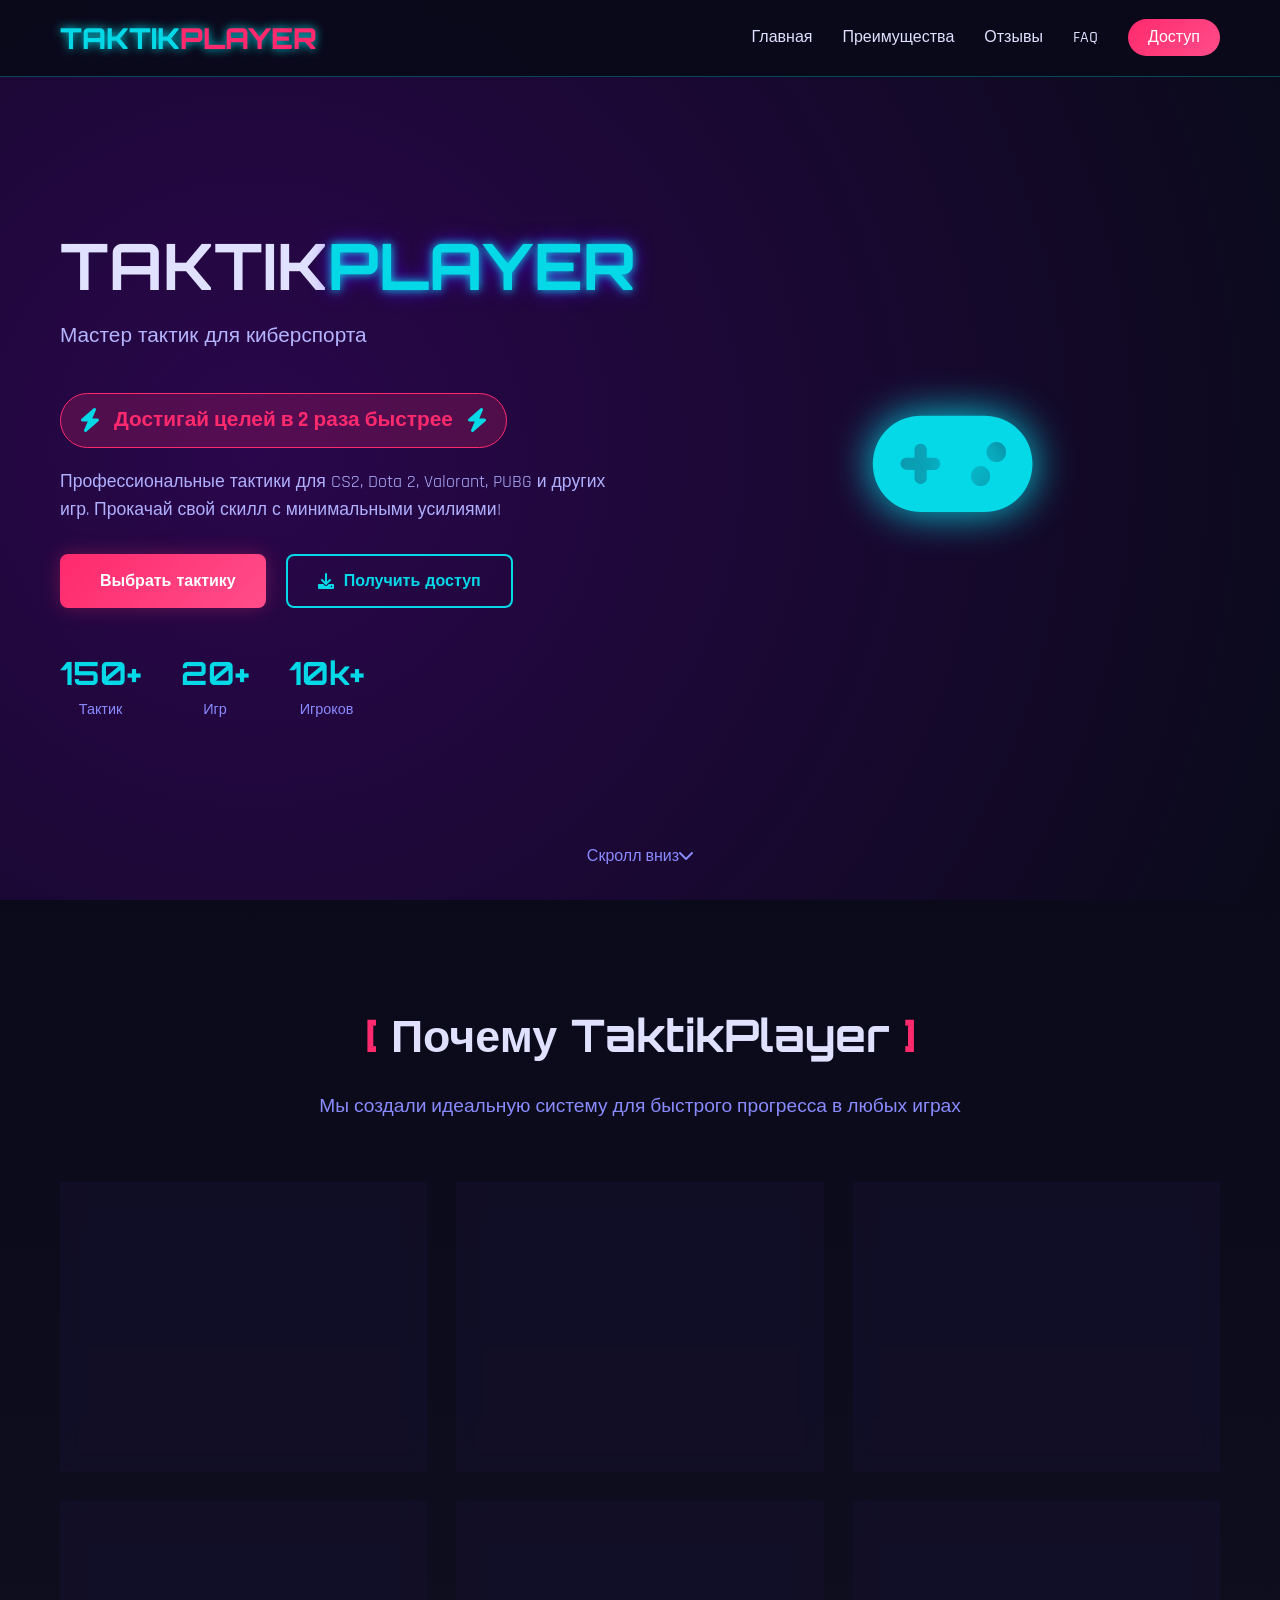
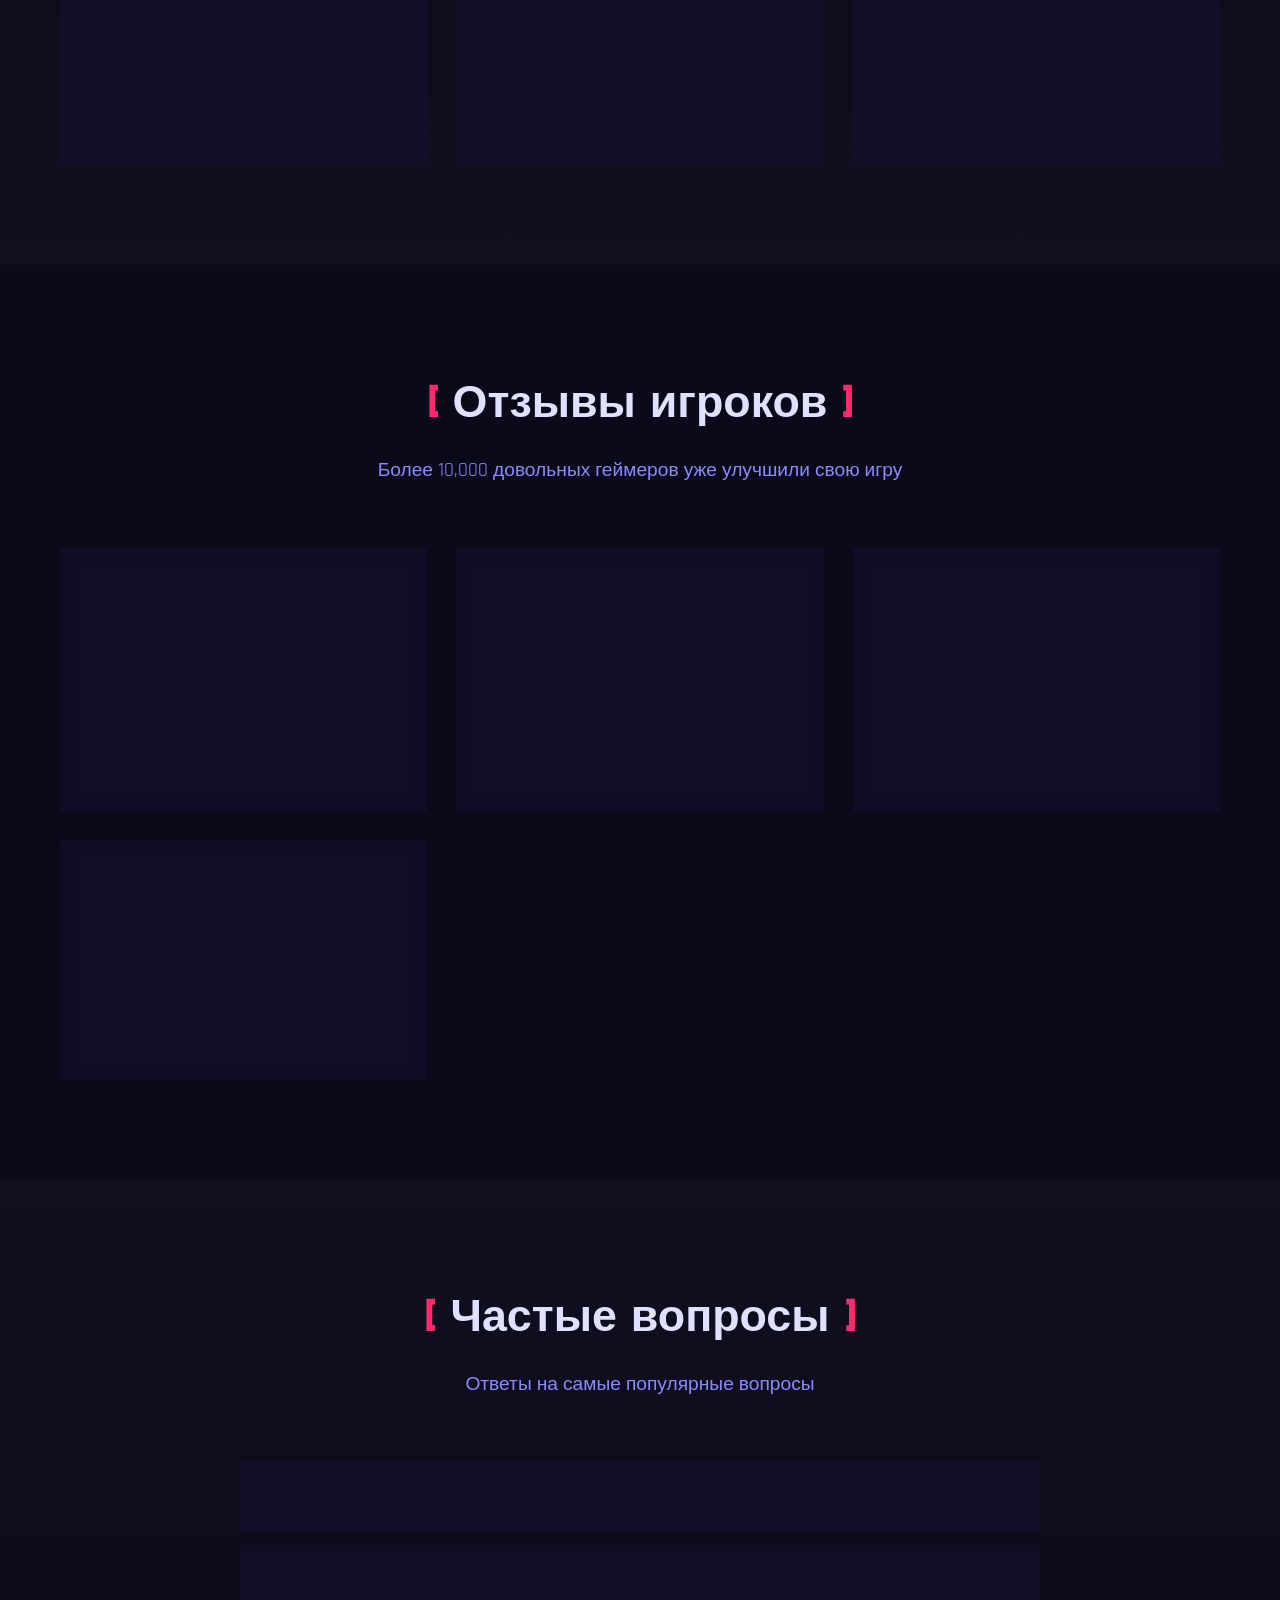
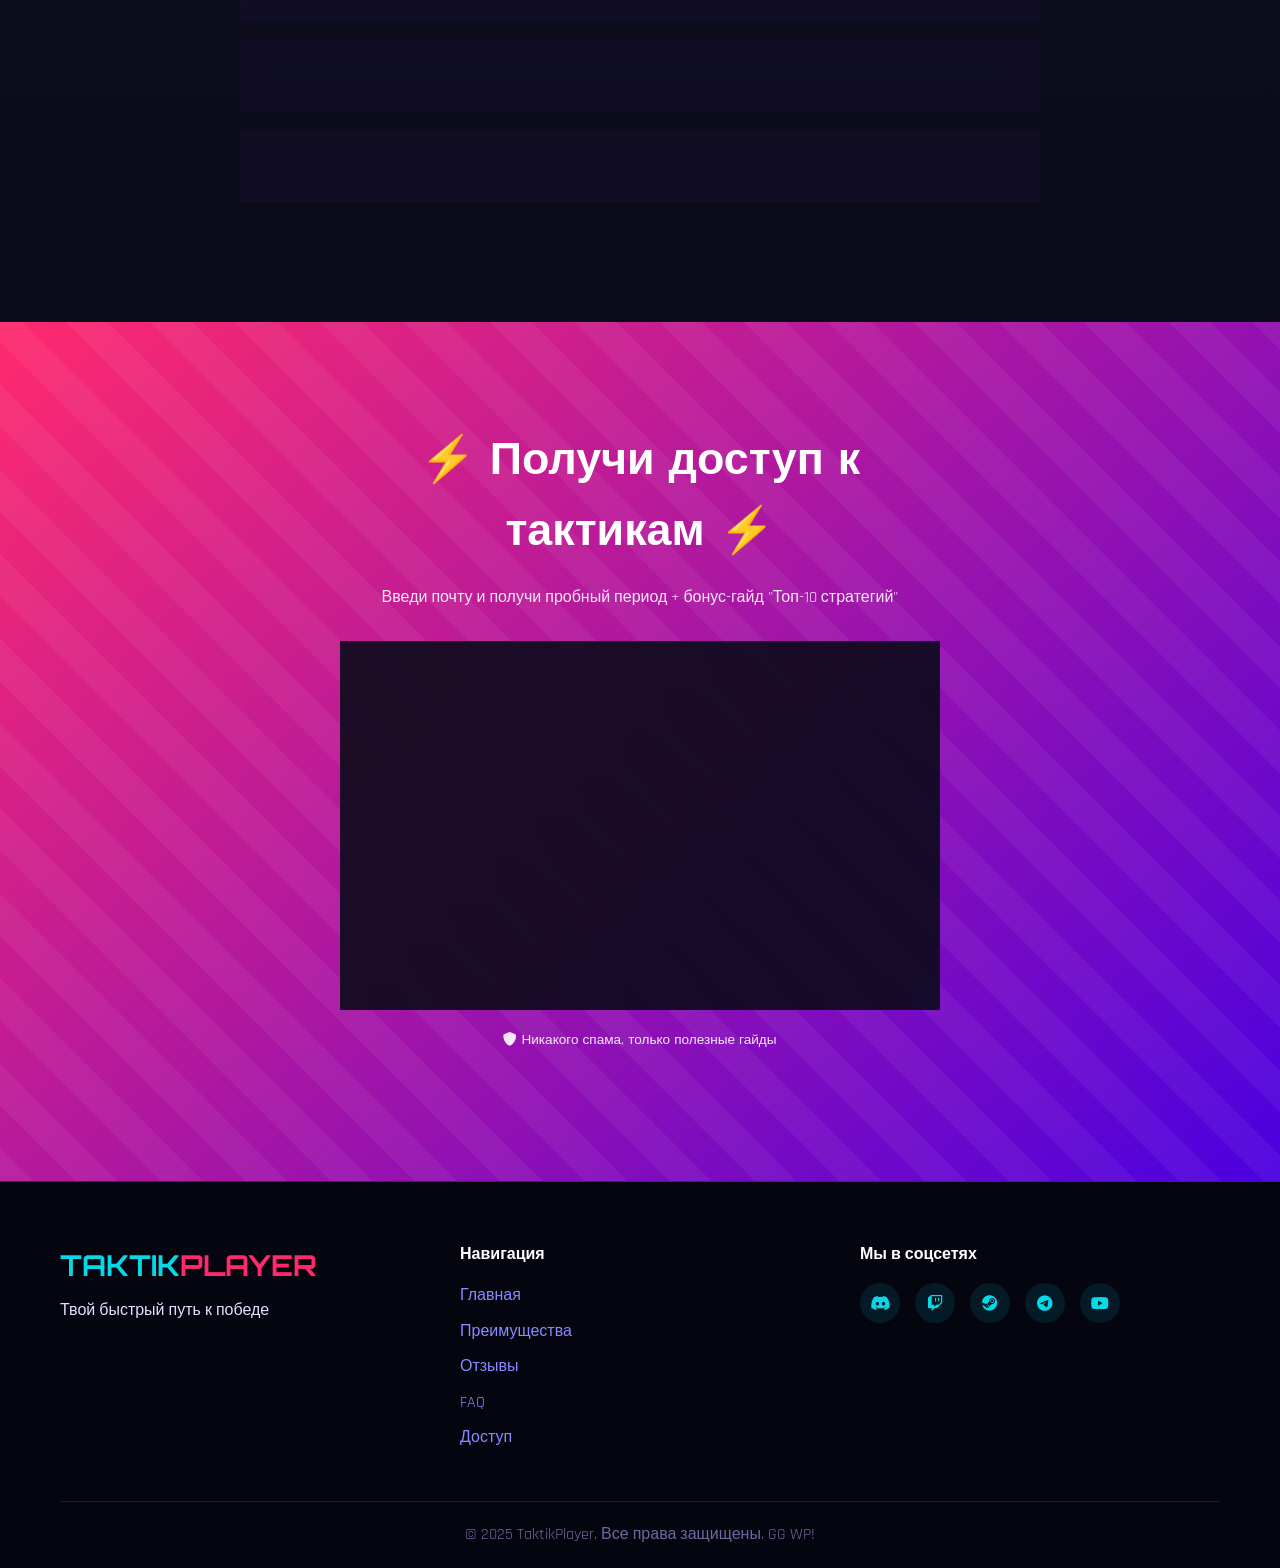
<file: index.html>
<!DOCTYPE html>
<html lang="ru">
<head>
    <meta charset="UTF-8">
    <meta name="viewport" content="width=device-width, initial-scale=1.0">
    <meta name="description" content="TaktikPlayer — профессиональные тактики для киберспорта. Достигай целей в 2 раза быстрее с лучшими стратегиями для CS2, Dota 2, Valorant и других игр.">
    <meta name="keywords" content="тактики для игр, киберспорт, CS2 тактики, Dota 2 гайды, Valorant стратегии">
    <meta name="author" content="TaktikPlayer">
    <title>TaktikPlayer — тактики для киберспорта</title>
    
    <!-- Google Fonts -->
    <link href="https://fonts.googleapis.com/css2?family=Orbitron:wght@400;500;600;700;800;900&family=Rajdhani:wght@300;400;500;600;700&display=swap" rel="stylesheet">
    
    <!-- Font Awesome -->
    <link rel="stylesheet" href="https://cdnjs.cloudflare.com/ajax/libs/font-awesome/6.0.0-beta3/css/all.min.css">
    
    <style>
        * {
            margin: 0;
            padding: 0;
            box-sizing: border-box;
        }

        body {
            font-family: 'Rajdhani', sans-serif;
            background: #0a0a1a;
            color: #e0e0ff;
            line-height: 1.6;
            overflow-x: hidden;
        }

        ::-webkit-scrollbar {
            width: 10px;
        }
        ::-webkit-scrollbar-track {
            background: #1a1a2e;
        }
        ::-webkit-scrollbar-thumb {
            background: #ff2a6d;
            border-radius: 5px;
        }
        ::-webkit-scrollbar-thumb:hover {
            background: #05d9e8;
        }

        .container {
            max-width: 1200px;
            margin: 0 auto;
            padding: 0 20px;
        }

        h1, h2, h3, .logo, .btn {
            font-family: 'Orbitron', sans-serif;
        }

        h2 {
            font-size: 2.8rem;
            margin-bottom: 20px;
            text-align: center;
        }

        .section-header {
            text-align: center;
            margin-bottom: 60px;
        }
        .section-header p {
            color: #8a8aff;
            font-size: 1.2rem;
        }

        .navbar {
            position: fixed;
            top: 0;
            width: 100%;
            background: rgba(10, 10, 26, 0.95);
            backdrop-filter: blur(10px);
            z-index: 1000;
            border-bottom: 1px solid rgba(5, 217, 232, 0.3);
            padding: 15px 0;
        }
        .nav-container {
            display: flex;
            justify-content: space-between;
            align-items: center;
        }
        .logo {
            font-size: 1.8rem;
            font-weight: 800;
            color: #05d9e8;
            text-shadow: 0 0 10px #05d9e8;
        }
        .logo span {
            color: #ff2a6d;
        }
        .nav-menu {
            display: flex;
            list-style: none;
            gap: 30px;
        }
        .nav-menu a {
            color: #e0e0ff;
            text-decoration: none;
            transition: 0.3s;
            font-weight: 500;
        }
        .nav-menu a:hover {
            color: #05d9e8;
        }
        .nav-btn {
            background: linear-gradient(135deg, #ff2a6d, #ff4d8a);
            padding: 8px 20px !important;
            border-radius: 25px;
            color: white !important;
        }
        .burger {
            display: none;
            font-size: 1.5rem;
            cursor: pointer;
            color: #05d9e8;
        }

        .hero {
            min-height: 100vh;
            display: flex;
            align-items: center;
            position: relative;
            overflow: hidden;
            padding: 100px 0 50px;
        }
        .hero-bg {
            position: absolute;
            top: 0;
            left: 0;
            width: 100%;
            height: 100%;
            background: radial-gradient(circle at 20% 50%, rgba(90, 0, 150, 0.4), transparent);
            pointer-events: none;
        }
        .hero-content {
            display: grid;
            grid-template-columns: 1fr 1fr;
            gap: 50px;
            align-items: center;
            position: relative;
            z-index: 2;
        }
        .hero-text h1 {
            font-size: 4rem;
            line-height: 1.2;
            margin-bottom: 15px;
        }
        .neon-text {
            color: #05d9e8;
            text-shadow: 0 0 10px #05d9e8, 0 0 20px #4a00e0;
        }
        .hero-subtitle {
            font-size: 1.3rem;
            color: #b5b5ff;
            margin-bottom: 20px;
        }
        .utp {
            display: inline-flex;
            align-items: center;
            gap: 15px;
            background: rgba(255, 42, 109, 0.2);
            padding: 10px 20px;
            border-radius: 50px;
            margin: 20px 0;
            font-size: 1.3rem;
            font-weight: bold;
            color: #ff2a6d;
            border: 1px solid #ff2a6d;
        }
        .utp i {
            color: #05d9e8;
            font-size: 1.5rem;
        }
        .hero-description {
            font-size: 1.1rem;
            margin-bottom: 30px;
            color: #b0b0ff;
        }
        .hero-buttons {
            display: flex;
            gap: 20px;
            margin-bottom: 40px;
        }
        .btn {
            display: inline-flex;
            align-items: center;
            gap: 10px;
            padding: 12px 30px;
            text-decoration: none;
            font-weight: 600;
            border-radius: 8px;
            transition: all 0.3s ease;
            cursor: pointer;
            border: none;
            font-size: 1rem;
        }
        .btn-primary {
            background: linear-gradient(135deg, #ff2a6d, #ff4d8a);
            color: white;
            box-shadow: 0 0 20px rgba(255, 42, 109, 0.3);
        }
        .btn-primary:hover {
            transform: translateY(-2px);
            box-shadow: 0 0 30px rgba(255, 42, 109, 0.5);
        }
        .btn-secondary {
            border: 2px solid #05d9e8;
            color: #05d9e8;
            background: transparent;
        }
        .btn-secondary:hover {
            background: #05d9e8;
            color: #0a0a1a;
            box-shadow: 0 0 20px #05d9e8;
        }
        .hero-stats {
            display: flex;
            gap: 40px;
        }
        .stat {
            text-align: center;
        }
        .stat-number {
            font-size: 2rem;
            font-weight: bold;
            color: #05d9e8;
            font-family: 'Orbitron', sans-serif;
        }
        .stat-label {
            font-size: 0.9rem;
            color: #8a8aff;
        }
        .hero-visual {
            display: flex;
            justify-content: center;
            align-items: center;
        }
        .gamepad-animation {
            font-size: 8rem;
            color: #05d9e8;
            animation: float 3s ease-in-out infinite;
            filter: drop-shadow(0 0 20px #05d9e8);
        }
        @keyframes float {
            0%, 100% { transform: translateY(0); }
            50% { transform: translateY(-20px); }
        }
        .scroll-indicator {
            position: absolute;
            bottom: 30px;
            left: 50%;
            transform: translateX(-50%);
            text-align: center;
            color: #8a8aff;
            animation: bounce 2s infinite;
        }
        @keyframes bounce {
            0%, 100% { transform: translateX(-50%) translateY(0); }
            50% { transform: translateX(-50%) translateY(10px); }
        }

        .features {
            padding: 100px 0;
            background: linear-gradient(180deg, #0a0a1a, #0f0f1f);
        }
        .features-grid {
            display: grid;
            grid-template-columns: repeat(auto-fit, minmax(320px, 1fr));
            gap: 30px;
        }
        .feature-card {
            background: rgba(20, 15, 45, 0.6);
            backdrop-filter: blur(10px);
            border: 1px solid rgba(5, 217, 232, 0.3);
            border-radius: 20px;
            padding: 30px;
            text-align: center;
            transition: all 0.3s ease;
        }
        .feature-card:hover {
            transform: translateY(-10px);
            border-color: #05d9e8;
            box-shadow: 0 0 30px rgba(5, 217, 232, 0.2);
        }
        .feature-icon {
            font-size: 3rem;
            color: #05d9e8;
            margin-bottom: 20px;
        }
        .feature-card h3 {
            font-size: 1.5rem;
            margin-bottom: 15px;
            color: white;
        }
        .feature-card p {
            color: #b0b0ff;
        }

        .reviews {
            padding: 100px 0;
            background: #0a0a1a;
        }
        .reviews-grid {
            display: grid;
            grid-template-columns: repeat(auto-fit, minmax(350px, 1fr));
            gap: 30px;
        }
        .review-card {
            background: rgba(20, 15, 45, 0.6);
            backdrop-filter: blur(10px);
            border: 1px solid rgba(255, 42, 109, 0.3);
            border-radius: 20px;
            padding: 30px;
            display: flex;
            gap: 20px;
            transition: all 0.3s ease;
        }
        .review-card:hover {
            transform: translateY(-5px);
            border-color: #ff2a6d;
            box-shadow: 0 0 30px rgba(255, 42, 109, 0.2);
        }
        .review-avatar {
            font-size: 3rem;
            color: #05d9e8;
        }
        .review-content {
            flex: 1;
        }
        .review-rating {
            color: #ff2a6d;
            margin-bottom: 10px;
            font-size: 0.9rem;
        }
        .review-text {
            font-style: italic;
            margin-bottom: 15px;
            color: #d0d0ff;
        }
        .review-author strong {
            color: white;
            display: block;
            font-family: 'Orbitron', sans-serif;
        }
        .review-author span {
            font-size: 0.85rem;
            color: #8a8aff;
        }

        .faq {
            padding: 100px 0;
            background: linear-gradient(180deg, #0f0f1f, #0a0a1a);
        }
        .faq-grid {
            max-width: 800px;
            margin: 0 auto;
        }
        .faq-item {
            background: rgba(20, 15, 45, 0.6);
            backdrop-filter: blur(10px);
            border: 1px solid rgba(5, 217, 232, 0.3);
            border-radius: 15px;
            margin-bottom: 20px;
            overflow: hidden;
        }
        .faq-question {
            padding: 20px 25px;
            display: flex;
            justify-content: space-between;
            align-items: center;
            cursor: pointer;
            font-weight: 600;
            font-size: 1.1rem;
            transition: 0.3s;
        }
        .faq-question:hover {
            background: rgba(5, 217, 232, 0.1);
        }
        .faq-question i {
            transition: transform 0.3s;
            color: #05d9e8;
        }
        .faq-item.active .faq-question i {
            transform: rotate(180deg);
        }
        .faq-answer {
            max-height: 0;
            overflow: hidden;
            transition: max-height 0.5s ease;
            padding: 0 25px;
        }
        .faq-item.active .faq-answer {
            max-height: 200px;
            padding: 0 25px 20px 25px;
        }
        .faq-answer p {
            color: #b0b0ff;
        }

        .cta {
            padding: 100px 0;
            background: linear-gradient(135deg, #ff2a6d, #4a00e0);
            position: relative;
            overflow: hidden;
        }
        .cta::before {
            content: '';
            position: absolute;
            top: -50%;
            left: -50%;
            width: 200%;
            height: 200%;
            background: repeating-linear-gradient(45deg, transparent, transparent 30px, rgba(255,255,255,0.05) 30px, rgba(255,255,255,0.05) 60px);
            animation: moveBg 20s linear infinite;
        }
        @keyframes moveBg {
            0% { transform: translate(0, 0); }
            100% { transform: translate(50px, 50px); }
        }
        .cta-wrapper {
            position: relative;
            z-index: 2;
            text-align: center;
            max-width: 600px;
            margin: 0 auto;
        }
        .cta-wrapper h2 {
            color: white;
            margin-bottom: 20px;
        }
        .cta-wrapper p {
            color: rgba(255,255,255,0.9);
            margin-bottom: 30px;
        }
        .cta-form {
            background: rgba(10, 10, 26, 0.9);
            backdrop-filter: blur(10px);
            padding: 40px;
            border-radius: 20px;
            text-align: left;
        }
        .form-group {
            position: relative;
            margin-bottom: 20px;
        }
        .form-group input {
            width: 100%;
            padding: 15px 45px 15px 20px;
            background: rgba(20, 15, 45, 0.8);
            border: 2px solid rgba(5, 217, 232, 0.3);
            border-radius: 10px;
            color: white;
            font-family: 'Rajdhani', sans-serif;
            font-size: 1rem;
            transition: 0.3s;
        }
        .form-group input:focus {
            outline: none;
            border-color: #05d9e8;
            box-shadow: 0 0 10px rgba(5, 217, 232, 0.5);
        }
        .form-group i {
            position: absolute;
            right: 15px;
            top: 50%;
            transform: translateY(-50%);
            color: #8a8aff;
        }
        .btn-full {
            width: 100%;
            justify-content: center;
        }
        #form-message {
            text-align: center;
            margin-top: 20px;
            font-weight: bold;
        }
        .form-note {
            text-align: center;
            margin-top: 20px;
            font-size: 0.85rem !important;
        }

        .footer {
            background: #050510;
            padding: 60px 0 20px;
            border-top: 1px solid rgba(5, 217, 232, 0.3);
        }
        .footer-content {
            display: grid;
            grid-template-columns: repeat(auto-fit, minmax(250px, 1fr));
            gap: 40px;
            margin-bottom: 40px;
        }
        .footer-logo h3 {
            font-size: 1.8rem;
            color: #05d9e8;
            margin-bottom: 10px;
        }
        .footer-logo span {
            color: #ff2a6d;
        }
        .footer-links h4, .footer-social h4 {
            margin-bottom: 15px;
            color: white;
        }
        .footer-links ul {
            list-style: none;
        }
        .footer-links ul li {
            margin-bottom: 10px;
        }
        .footer-links ul li a {
            color: #8a8aff;
            text-decoration: none;
            transition: 0.3s;
        }
        .footer-links ul li a:hover {
            color: #05d9e8;
        }
        .social-icons {
            display: flex;
            gap: 15px;
        }
        .social-icons a {
            display: inline-flex;
            align-items: center;
            justify-content: center;
            width: 40px;
            height: 40px;
            background: rgba(5, 217, 232, 0.1);
            border-radius: 50%;
            color: #05d9e8;
            text-decoration: none;
            transition: 0.3s;
        }
        .social-icons a:hover {
            background: #05d9e8;
            color: #0a0a1a;
            transform: translateY(-3px);
        }
        .footer-bottom {
            text-align: center;
            padding-top: 20px;
            border-top: 1px solid rgba(255,255,255,0.1);
            color: #6a6a9e;
        }

        .fade-in {
            opacity: 0;
            transform: translateY(30px);
            transition: opacity 0.8s ease, transform 0.8s ease;
        }
        .fade-in.visible {
            opacity: 1;
            transform: translateY(0);
        }

        @media (max-width: 968px) {
            .hero-content {
                grid-template-columns: 1fr;
                text-align: center;
            }
            .hero-buttons {
                justify-content: center;
            }
            .hero-stats {
                justify-content: center;
            }
            .nav-menu {
                position: fixed;
                top: 70px;
                left: -100%;
                width: 100%;
                height: calc(100vh - 70px);
                background: rgba(10, 10, 26, 0.98);
                flex-direction: column;
                align-items: center;
                justify-content: center;
                transition: 0.5s;
            }
            .nav-menu.active {
                left: 0;
            }
            .burger {
                display: block;
            }
            h2 {
                font-size: 2rem;
            }
            .reviews-grid {
                grid-template-columns: 1fr;
            }
            .review-card {
                flex-direction: column;
                text-align: center;
                align-items: center;
            }
            .features-grid {
                grid-template-columns: 1fr;
            }
        }
    </style>
</head>
<body>
    <nav class="navbar">
        <div class="container nav-container">
            <div class="logo">TAKTIK<span>PLAYER</span></div>
            <ul class="nav-menu">
                <li><a href="#hero">Главная</a></li>
                <li><a href="#features">Преимущества</a></li>
                <li><a href="#reviews">Отзывы</a></li>
                <li><a href="#faq">FAQ</a></li>
                <li><a href="#cta" class="nav-btn">Доступ</a></li>
            </ul>
            <div class="burger">
                <i class="fas fa-bars"></i>
            </div>
        </div>
    </nav>

    <section id="hero" class="hero">
        <div class="hero-bg"></div>
        <div class="container hero-content">
            <div class="hero-text">
                <h1>TAKTIK<span class="neon-text">PLAYER</span></h1>
                <p class="hero-subtitle">Мастер тактик для киберспорта</p>
                <div class="utp">
                    <i class="fas fa-bolt"></i>
                    <span>Достигай целей в 2 раза быстрее</span>
                    <i class="fas fa-bolt"></i>
                </div>
                <p class="hero-description">
                    Профессиональные тактики для CS2, Dota 2, Valorant, PUBG и других игр.
                    Прокачай свой скилл с минимальными усилиями!
                </p>
                <div class="hero-buttons">
                    <a href="#features" class="btn btn-primary"><i class="fas fa-joystick"></i> Выбрать тактику</a>
                    <a href="#cta" class="btn btn-secondary"><i class="fas fa-download"></i> Получить доступ</a>
                </div>
                <div class="hero-stats">
                    <div class="stat"><div class="stat-number">150+</div><div class="stat-label">Тактик</div></div>
                    <div class="stat"><div class="stat-number">20+</div><div class="stat-label">Игр</div></div>
                    <div class="stat"><div class="stat-number">10k+</div><div class="stat-label">Игроков</div></div>
                </div>
            </div>
            <div class="hero-visual">
                <div class="gamepad-animation"><i class="fas fa-gamepad"></i></div>
            </div>
        </div>
        <div class="scroll-indicator"><span>Скролл вниз</span><i class="fas fa-chevron-down"></i></div>
    </section>

    <section id="features" class="features">
        <div class="container">
            <div class="section-header">
                <h2><span style="color:#ff2a6d">[</span> Почему TaktikPlayer <span style="color:#ff2a6d">]</span></h2>
                <p>Мы создали идеальную систему для быстрого прогресса в любых играх</p>
            </div>
            <div class="features-grid">
                <div class="feature-card"><div class="feature-icon"><i class="fas fa-rocket"></i></div><h3>2x быстрее</h3><p>Оптимизированные стратегии от профессионалов. Сокращай время обучения и сразу побеждай.</p></div>
                <div class="feature-card"><div class="feature-icon"><i class="fas fa-dragon"></i></div><h3>150+ тактик</h3><p>Постоянное обновление меты. CS2, Dota 2, Valorant, PUBG, Overwatch и другие.</p></div>
                <div class="feature-card"><div class="feature-icon"><i class="fas fa-chess-queen"></i></div><h3>Гайды от топ-игроков</h3><p>Разбор позиций, смоков, раскидок и тиммейтов. Учись у лучших.</p></div>
                <div class="feature-card"><div class="feature-icon"><i class="fas fa-vr-cardboard"></i></div><h3>3D-визуализация</h3><p>Интерактивные карты с пояснениями. Включай и повторяй.</p></div>
                <div class="feature-card"><div class="feature-icon"><i class="fas fa-users"></i></div><h3>Командные стратегии</h3><p>Готовые сценарии для кланов и пятерок. Сыгранность за 1 день.</p></div>
                <div class="feature-card"><div class="feature-icon"><i class="fas fa-chart-line"></i></div><h3>Аналитика прогресса</h3><p>Отслеживай свой рост и получай персональные рекомендации.</p></div>
            </div>
        </div>
    </section>

    <section id="reviews" class="reviews">
        <div class="container">
            <div class="section-header">
                <h2><span style="color:#ff2a6d">[</span> Отзывы игроков <span style="color:#ff2a6d">]</span></h2>
                <p>Более 10,000 довольных геймеров уже улучшили свою игру</p>
            </div>
            <div class="reviews-grid">
                <div class="review-card"><div class="review-avatar"><i class="fas fa-user-astronaut"></i></div><div class="review-content"><div class="review-rating">★★★★★</div><p class="review-text">"Благодаря TaktikPlayer поднялся с 2k до 4k MMR в Dota 2 за месяц. Тактики реально работают!"</p><div class="review-author"><strong>Glimmer</strong><span>4500+ часов в Dota 2</span></div></div></div>
                <div class="review-card"><div class="review-avatar"><i class="fas fa-user-ninja"></i></div><div class="review-content"><div class="review-rating">★★★★★</div><p class="review-text">"Смокы и раскидки в CS2 стали намного понятнее. Команда сразу заметила прогресс. 10/10"</p><div class="review-author"><strong>NeonFury</strong><span>FaceIt Level 8</span></div></div></div>
                <div class="review-card"><div class="review-avatar"><i class="fas fa-user-secret"></i></div><div class="review-content"><div class="review-rating">★★★★☆</div><p class="review-text">"Использую тактики для Valorant. Очень удобно, что всё в одном месте и с 3D-визуализацией."</p><div class="review-author"><strong>Phoenixx</strong><span>Радиант</span></div></div></div>
                <div class="review-card"><div class="review-avatar"><i class="fas fa-user-helmet-safety"></i></div><div class="review-content"><div class="review-rating">★★★★★</div><p class="review-text">"Для нашего клана командные стратегии — просто спасение. Сыгрались за пару тренировок!"</p><div class="review-author"><strong>Warlord</strong><span>Капитан команды</span></div></div></div>
            </div>
        </div>
    </section>

    <section id="faq" class="faq">
        <div class="container">
            <div class="section-header">
                <h2><span style="color:#ff2a6d">[</span> Частые вопросы <span style="color:#ff2a6d">]</span></h2>
                <p>Ответы на самые популярные вопросы</p>
            </div>
            <div class="faq-grid">
                <div class="faq-item"><div class="faq-question"><span>Какие игры поддерживаются?</span><i class="fas fa-chevron-down"></i></div><div class="faq-answer"><p>Мы поддерживаем более 20 популярных игр, включая CS2, Dota 2, Valorant, PUBG, Overwatch 2, Apex Legends, League of Legends, Rainbow Six Siege и многие другие.</p></div></div>
                <div class="faq-item"><div class="faq-question"><span>Как часто добавляются новые тактики?</span><i class="fas fa-chevron-down"></i></div><div class="faq-answer"><p>Новые тактики добавляются каждую неделю. Мы следим за обновлениями игр и метой, чтобы ты всегда имел доступ к актуальным стратегиям.</p></div></div>
                <div class="faq-item"><div class="faq-question"><span>Можно ли скачивать тактики?</span><i class="fas fa-chevron-down"></i></div><div class="faq-answer"><p>Да, все тактики доступны для скачивания в PDF и интерактивном формате. Также ты можешь сохранять их в избранное и пользоваться офлайн.</p></div></div>
                <div class="faq-item"><div class="faq-question"><span>Подходят ли тактики для новичков?</span><i class="fas fa-chevron-down"></i></div><div class="faq-answer"><p>Абсолютно! У нас есть тактики для любого уровня: от начинающих до профессиональных игроков. Каждый гайд содержит пошаговые инструкции.</p></div></div>
            </div>
        </div>
    </section>

    <section id="cta" class="cta">
        <div class="container">
            <div class="cta-wrapper">
                <h2><span style="color:#05d9e8">⚡</span> Получи доступ к тактикам <span style="color:#05d9e8">⚡</span></h2>
                <p>Введи почту и получи пробный период + бонус-гайд "Топ-10 стратегий"</p>
                <form id="taktik-form" class="cta-form">
                    <div class="form-group"><input type="text" id="name" placeholder="Твой никнейм" required><i class="fas fa-user"></i></div>
                    <div class="form-group"><input type="email" id="email" placeholder="E-mail для доступа" required><i class="fas fa-envelope"></i></div>
                    <div class="form-group"><input type="text" id="game" placeholder="Любимая игра"><i class="fas fa-gamepad"></i></div>
                    <button type="submit" class="btn btn-primary btn-full"><i class="fas fa-paper-plane"></i> Получить доступ бесплатно</button>
                    <div id="form-message"></div>
                </form>
                <p class="form-note"><i class="fas fa-shield-alt"></i> Никакого спама, только полезные гайды</p>
            </div>
        </div>
    </section>

    <footer class="footer">
        <div class="container">
            <div class="footer-content">
                <div class="footer-logo"><h3>TAKTIK<span>PLAYER</span></h3><p>Твой быстрый путь к победе</p></div>
                <div class="footer-links"><h4>Навигация</h4><ul><li><a href="#hero">Главная</a></li><li><a href="#features">Преимущества</a></li><li><a href="#reviews">Отзывы</a></li><li><a href="#faq">FAQ</a></li><li><a href="#cta">Доступ</a></li></ul></div>
                <div class="footer-social"><h4>Мы в соцсетях</h4><div class="social-icons"><a href="#"><i class="fab fa-discord"></i></a><a href="#"><i class="fab fa-twitch"></i></a><a href="#"><i class="fab fa-steam"></i></a><a href="#"><i class="fab fa-telegram"></i></a><a href="#"><i class="fab fa-youtube"></i></a></div></div>
            </div>
            <div class="footer-bottom"><p>&copy; 2025 TaktikPlayer. Все права защищены. GG WP!</p></div>
        </div>
    </footer>

    <script>
        document.addEventListener('DOMContentLoaded', function() {
            const burger = document.querySelector('.burger');
            const navMenu = document.querySelector('.nav-menu');
            if (burger) {
                burger.addEventListener('click', function() {
                    navMenu.classList.toggle('active');
                    const icon = burger.querySelector('i');
                    if (navMenu.classList.contains('active')) {
                        icon.classList.remove('fa-bars');
                        icon.classList.add('fa-times');
                    } else {
                        icon.classList.remove('fa-times');
                        icon.classList.add('fa-bars');
                    }
                });
            }
            document.querySelectorAll('.nav-menu a').forEach(link => {
                link.addEventListener('click', () => {
                    navMenu.classList.remove('active');
                    if (burger) {
                        const icon = burger.querySelector('i');
                        icon.classList.remove('fa-times');
                        icon.classList.add('fa-bars');
                    }
                });
            });
            function smoothScroll(target) {
                const element = document.querySelector(target);
                if (element) {
                    const offset = 80;
                    const elementPosition = element.getBoundingClientRect().top;
                    const offsetPosition = elementPosition + window.pageYOffset - offset;
                    window.scrollTo({ top: offsetPosition, behavior: 'smooth' });
                }
            }
            document.querySelectorAll('a[href^="#"]').forEach(anchor => {
                anchor.addEventListener('click', function(e) {
                    e.preventDefault();
                    const href = this.getAttribute('href');
                    if (href && href !== '#') smoothScroll(href);
                });
            });
            const faders = document.querySelectorAll('.feature-card, .review-card, .faq-item, .hero-text, .hero-visual, .section-header');
            const appearOnScroll = new IntersectionObserver((entries, observer) => {
                entries.forEach(entry => {
                    if (entry.isIntersecting) {
                        entry.target.classList.add('visible');
                        observer.unobserve(entry.target);
                    }
                });
            }, { threshold: 0.2 });
            faders.forEach(fader => {
                fader.classList.add('fade-in');
                appearOnScroll.observe(fader);
            });
            document.querySelectorAll('.faq-item').forEach(item => {
                const question = item.querySelector('.faq-question');
                question.addEventListener('click', () => {
                    const isActive = item.classList.contains('active');
                    document.querySelectorAll('.faq-item').forEach(other => {
                        if (other !== item) other.classList.remove('active');
                    });
                    if (!isActive) item.classList.add('active');
                    else item.classList.remove('active');
                });
            });
            const form = document.getElementById('taktik-form');
            const messageDiv = document.getElementById('form-message');
            if (form) {
                form.addEventListener('submit', function(e) {
                    e.preventDefault();
                    const name = document.getElementById('name').value.trim();
                    const email = document.getElementById('email').value.trim();
                    if (name === '' || email === '') {
                        messageDiv.innerHTML = '<span style="color: #ff2a6d;">❌ Заполните никнейм и email!</span>';
                        return;
                    }
                    if (!email.includes('@') || !email.includes('.')) {
                        messageDiv.innerHTML = '<span style="color: #ff2a6d;">❌ Введите корректный email!</span>';
                        return;
                    }
                    messageDiv.innerHTML = '<span style="color: #05d9e8;">✅ Гайд отправлен на почту! Проверь папку "Спам".</span>';
                    form.reset();
                    setTimeout(() => messageDiv.innerHTML = '', 5000);
                });
            }
            setTimeout(() => {
                faders.forEach(fader => {
                    const rect = fader.getBoundingClientRect();
                    if (rect.top < window.innerHeight - 100) {
                        fader.classList.add('visible');
                    }
                });
            }, 100);
        });
    </script>
</body>
</html>
</file>
